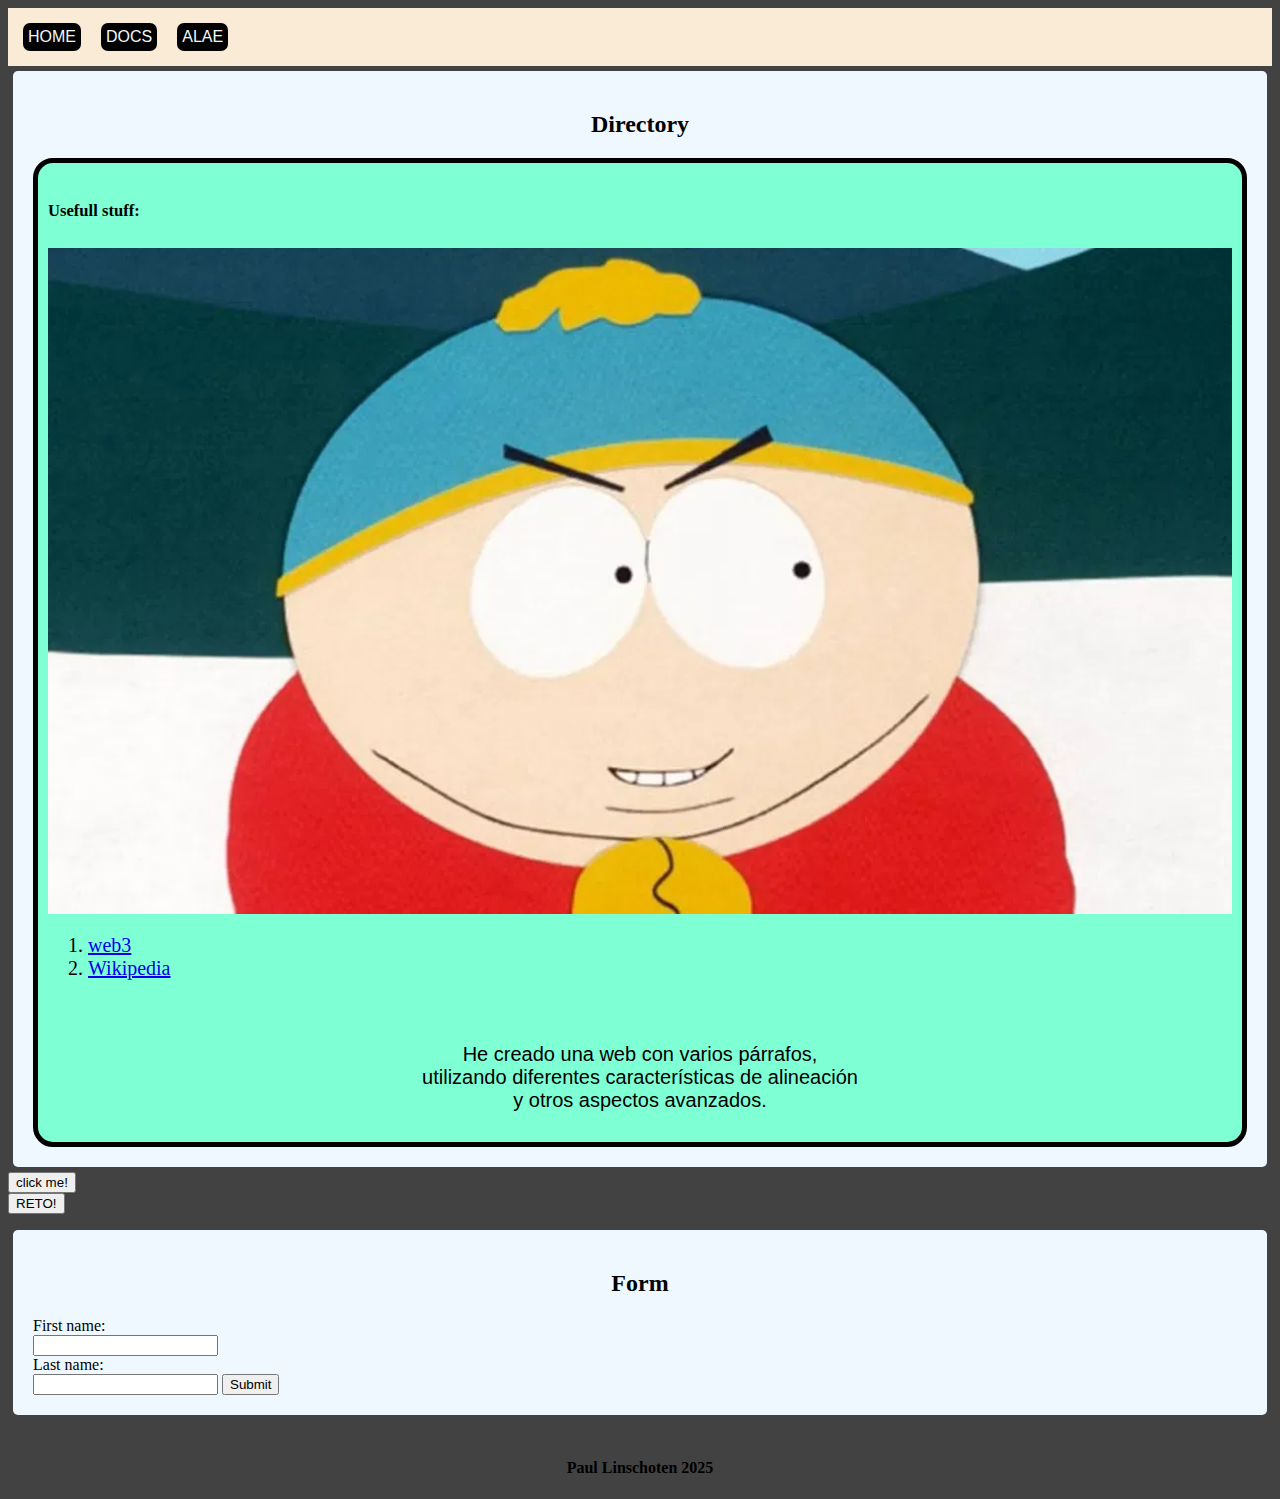
<file: frontend_3/index.html>
<!DOCTYPE html>
<head>

</head>
<body>
	<header>
		<link rel="stylesheet" href="css/index_styles.css">
		<meta lang="ES" charset="UTF-8"/>
		<meta name="viewport" content="width=device-width, initial-scale=1.0"/>
	</header>
	<nav class="nav-menu">
		<ul>
			<li><a href="index.html">HOME</a></li>
			<li><a href="docs.html" target="_blank">DOCS</a></li>
			<li><a href="">ALAE</a></li>
		</ul>
	</nav>
	<main>
		<section class="section">
			<h2 style="text-align: center;">Directory</h2>
			<div class="container">
				<h5>Usefull stuff: </h5>
				<img src="misc/image.png">
				<ol>
					<li><a href="https://web3.org/" target="_blank">web3</a></li>
					<li><a href="https://www.wikipedia.org/" target="_blank">Wikipedia</a></li>
				</ol>
				<br>
				<p style="align-items: center;">
					He creado una web con varios párrafos, <br>
					utilizando diferentes características de alineación <br>
					y otros aspectos avanzados.
				</p>
			</div>
		</section>
		<button id="greet-button">click me!</button>
		<br>
		<button id="reto">RETO!</button>
		<p id="reto-display"></p>
		<section class="section">
			<h2 style="text-align: center;">Form</h2>
			<form id="form-name">
				<label for="fname">First name:</label><br>
				<input type="text" id="fname" name="fname"><br>
				<label for="lname">Last name:</label><br>
				<input type="text" id="lname" name="lname">
				<input type="submit" value="Submit">
			</form>
		</section>
		<br>
		<script src="js/form.js"></script>
		<script src="js/index.js"></script>
		<script src="js/reto.js"></script>
		
	</main>
	<footer>
		<h4 style="alignment-baseline: center;"><strong>Paul Linschoten 2025</strong></h4>
	</footer>
</body>
</file>
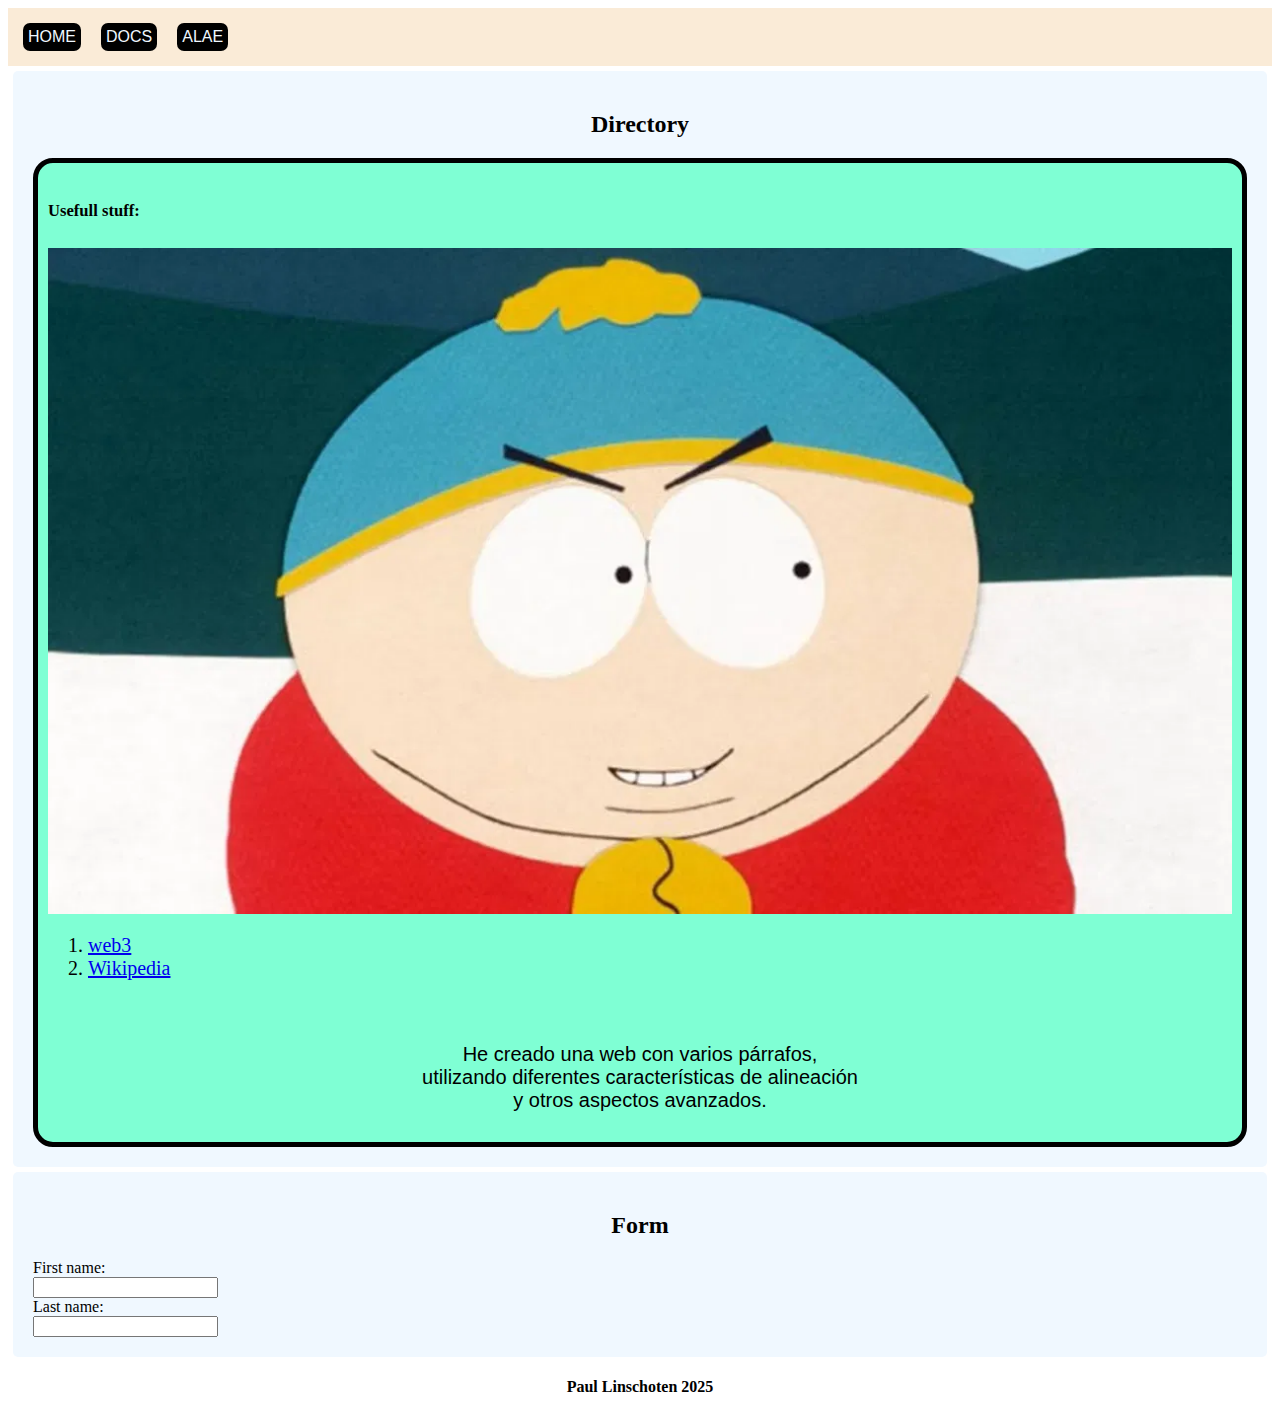
<file: html/index.html>
<!DOCTYPE html>
<head>

</head>
<body>
	<header>
		<link rel="stylesheet" href="css/index_styles.css">
		<meta lang="ES" charset="UTF-8"/>
		<meta name="viewport" content="width=device-width, initial-scale=1.0"/>
	</header>
	<nav class="nav-menu">
		<ul>
			<li><a href="index.html">HOME</a></li>
			<li><a href="docs.html" target="_blank">DOCS</a></li>
			<li><a href="">ALAE</a></li>
		</ul>
	</nav>
	<main>
		<section class="section">
			<h2 style="text-align: center;">Directory</h2>
			<div class="container">
				<h5>Usefull stuff: </h5>
				<img src="misc/image.png">
				<ol>
					<li><a href="https://web3.org/" target="_blank">web3</a></li>
					<li><a href="https://www.wikipedia.org/" target="_blank">Wikipedia</a></li>
				</ol>
				<br>
				<p style="align-items: center;">
					He creado una web con varios párrafos, <br>
					utilizando diferentes características de alineación <br>
					y otros aspectos avanzados.
				</p>
			</div>
		</section>
		<section class="section">
			<h2 style="text-align: center;">Form</h2>
			<form class="form-name">
				<label for="fname">First name:</label><br>
				<input type="text" id="fname" name="fname"><br>
				<label for="lname">Last name:</label><br>
				<input type="text" id="lname" name="lname">
			</form>
		</section>
	</main>
	<footer>
		<h4 style="alignment-baseline: center;"><strong>Paul Linschoten 2025</strong></h4>
	</footer>
</body>
</file>
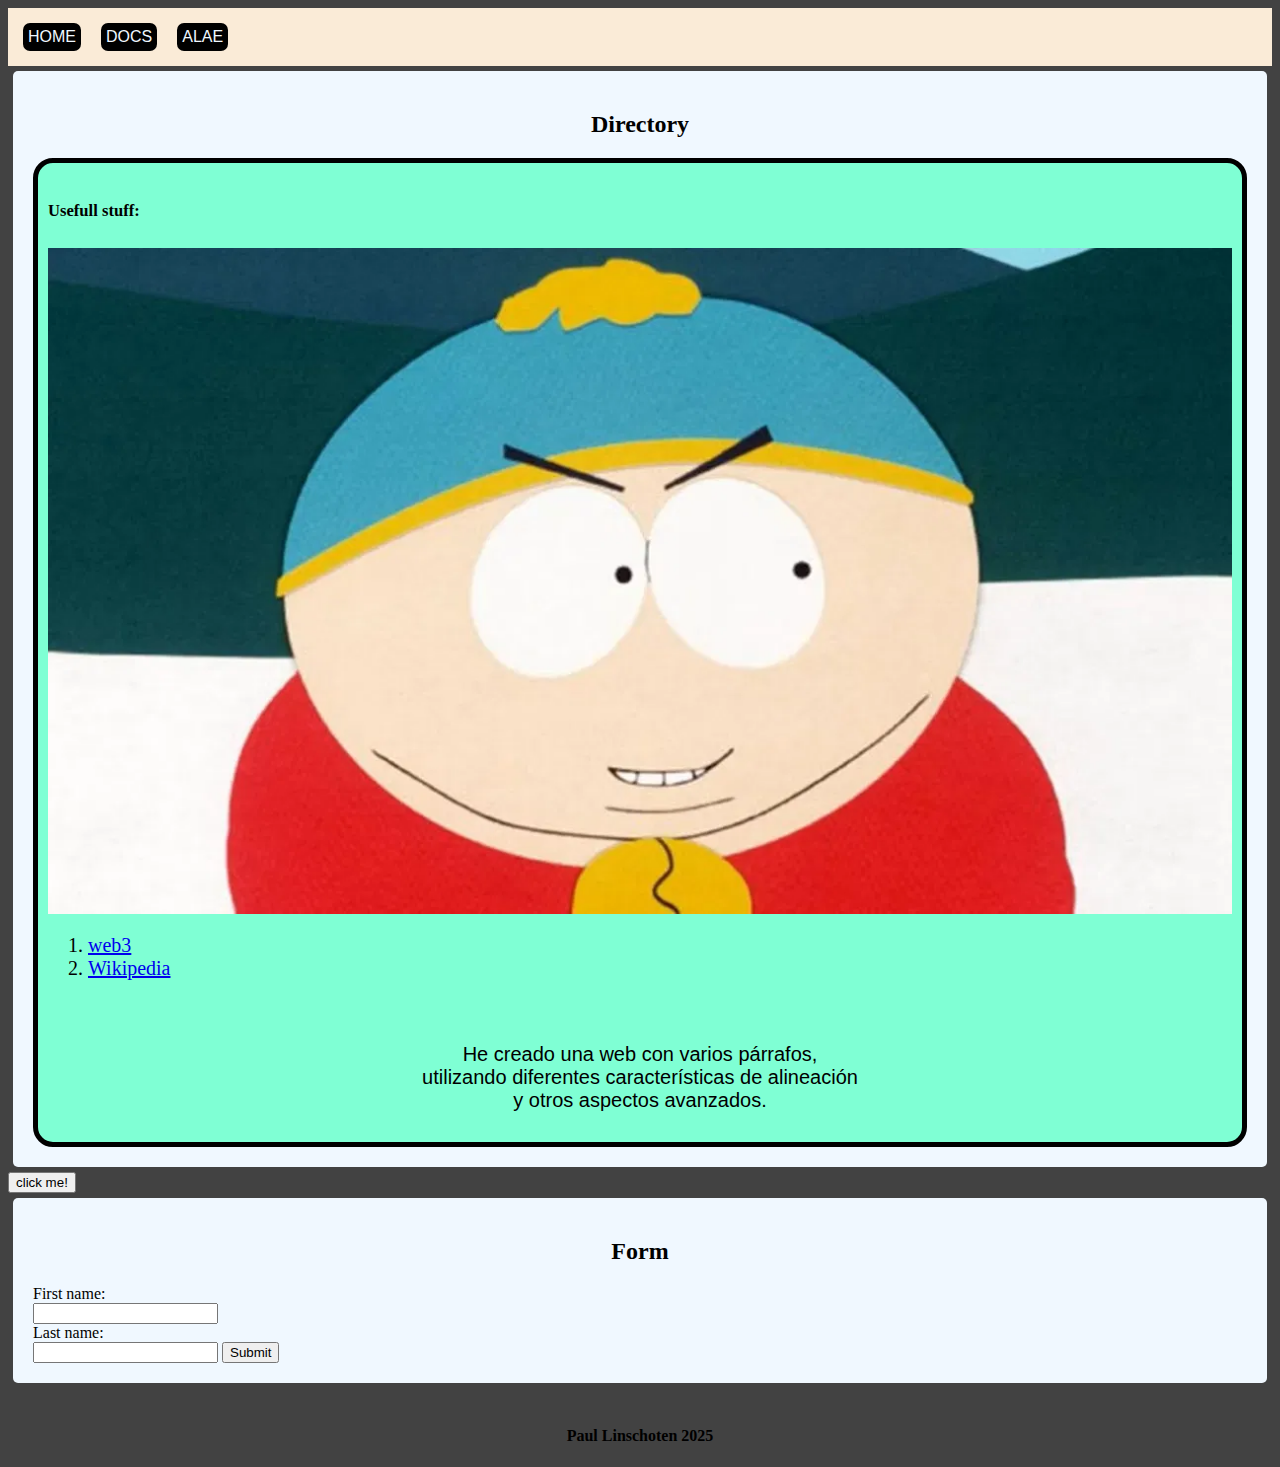
<file: web/index.html>
<!DOCTYPE html>
<head>

</head>
<body>
	<header>
		<link rel="stylesheet" href="css/index_styles.css">
		<meta lang="ES" charset="UTF-8"/>
		<meta name="viewport" content="width=device-width, initial-scale=1.0"/>
	</header>
	<nav class="nav-menu">
		<ul>
			<li><a href="index.html">HOME</a></li>
			<li><a href="docs.html" target="_blank">DOCS</a></li>
			<li><a href="">ALAE</a></li>
		</ul>
	</nav>
	<main>
		<section class="section">
			<h2 style="text-align: center;">Directory</h2>
			<div class="container">
				<h5>Usefull stuff: </h5>
				<img src="misc/image.png">
				<ol>
					<li><a href="https://web3.org/" target="_blank">web3</a></li>
					<li><a href="https://www.wikipedia.org/" target="_blank">Wikipedia</a></li>
				</ol>
				<br>
				<p style="align-items: center;">
					He creado una web con varios párrafos, <br>
					utilizando diferentes características de alineación <br>
					y otros aspectos avanzados.
				</p>
			</div>
		</section>
		<button id="greet-button">click me!</button>
		<section class="section">
			<h2 style="text-align: center;">Form</h2>
			<form id="form-name">
				<label for="fname">First name:</label><br>
				<input type="text" id="fname" name="fname"><br>
				<label for="lname">Last name:</label><br>
				<input type="text" id="lname" name="lname">
				<input type="submit" value="Submit">
			</form>
		</section>
		<br>
		<script src="js/form.js"></script>
		<script src="js/index.js"></script>
		
	</main>
	<footer>
		<h4 style="alignment-baseline: center;"><strong>Paul Linschoten 2025</strong></h4>
	</footer>
</body>
</file>
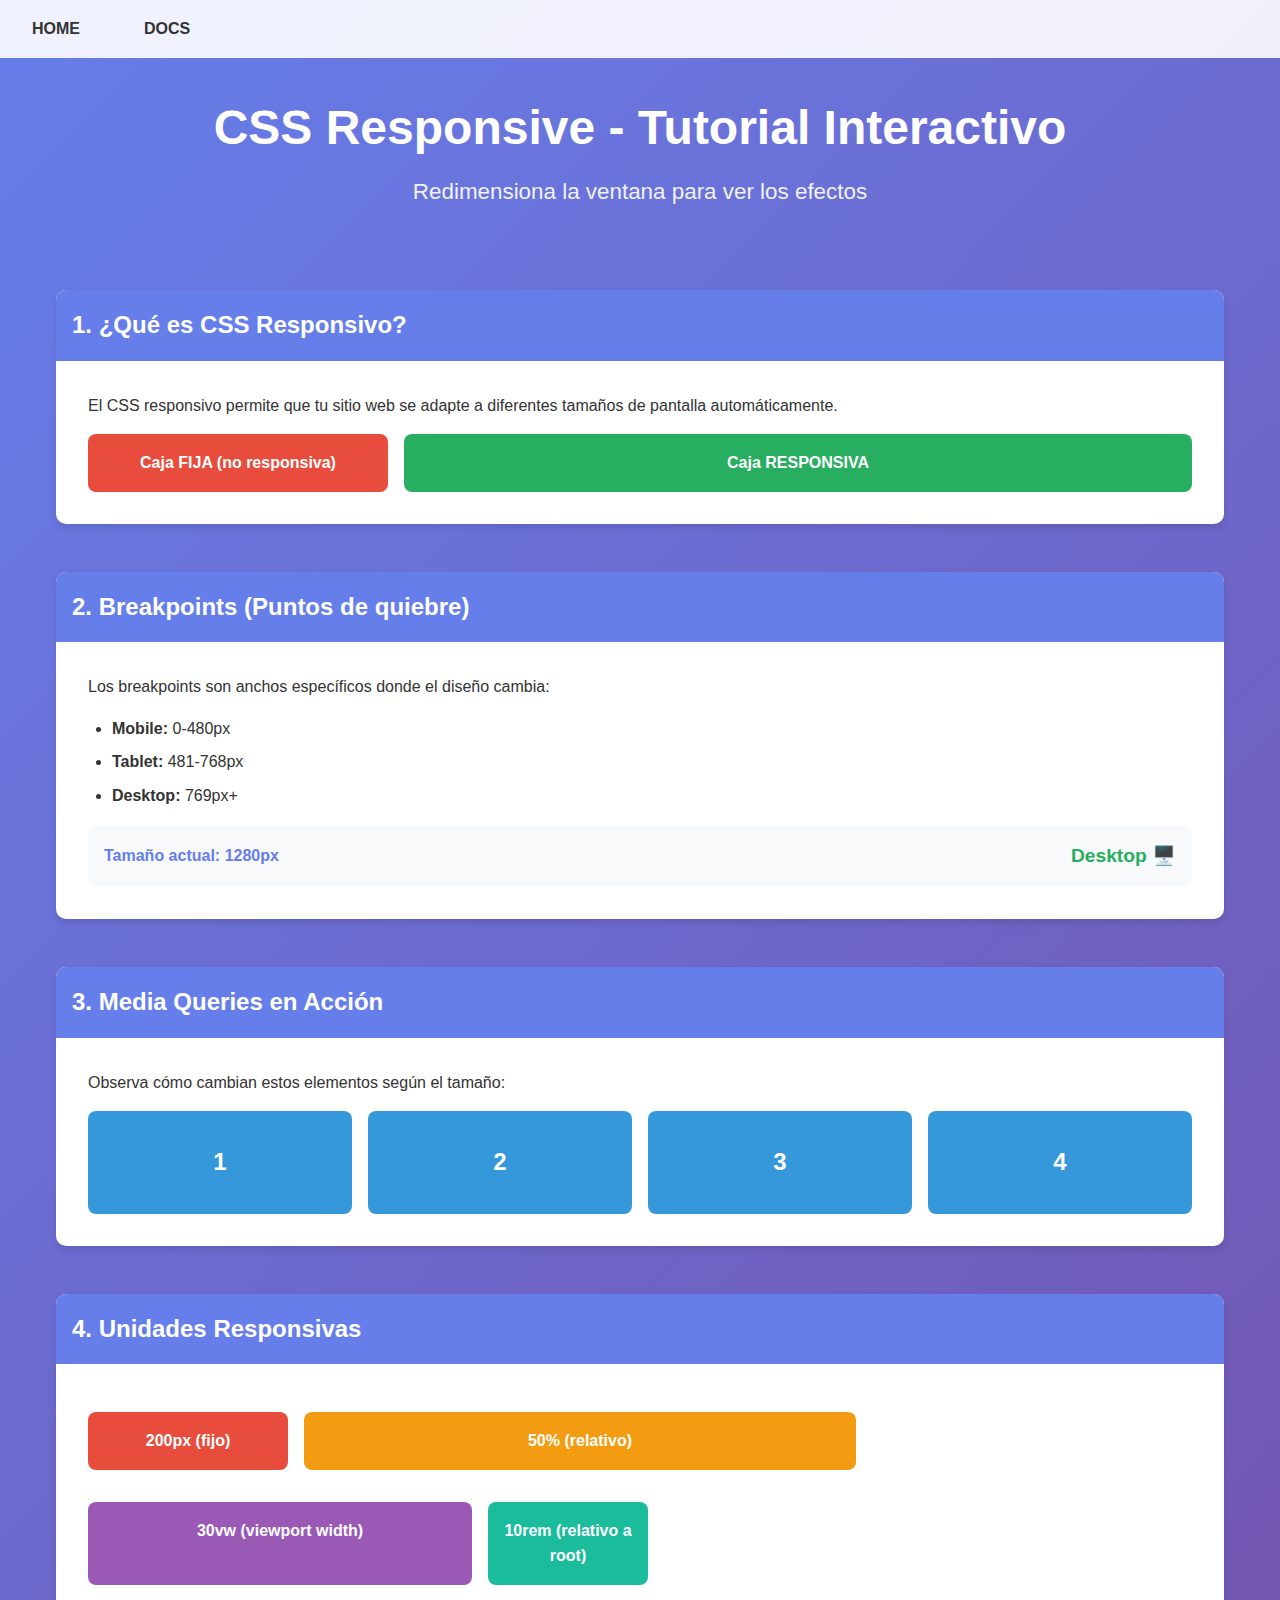
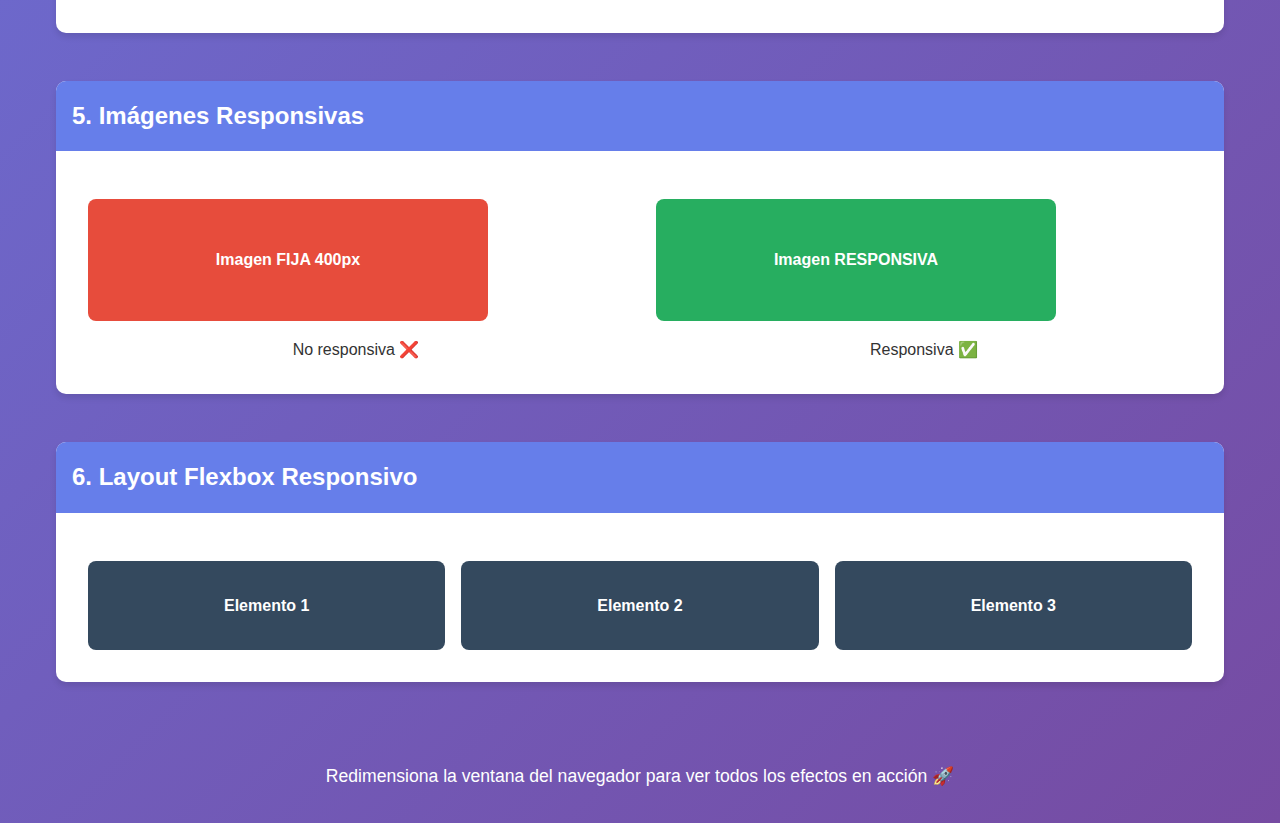
<file: frontend_3/docs.html>
<!DOCTYPE html>
<html lang="es">
<head>
	<meta charset="UTF-8">
	<meta name="viewport" content="width=device-width, initial-scale=1.0">
	<title>CSS Responsive - Tutorial Interactivo</title>
	<link rel="stylesheet" href="css/responsive.css">
</head>
<body>
	<nav class="nav-menu">
		<ul>
			<li class="nav-item"><a href="index.html">HOME</a></li>
			<li class="nav-item"><a href="">DOCS</a></li>
		</ul>
	</nav>
	
	<header class="header">
		<h1>CSS Responsive - Tutorial Interactivo</h1>
		<p class="subtitle">Redimensiona la ventana para ver los efectos</p>
	</header>

	<main class="main-content">
		<!-- Sección 1: Conceptos básicos -->
		<section class="demo-section">
			<h2>1. ¿Qué es CSS Responsivo?</h2>
			<div class="concept-box">
				<p>El CSS responsivo permite que tu sitio web se adapte a diferentes tamaños de pantalla automáticamente.</p>
				<div class="responsive-demo">
					<div class="box fixed">Caja FIJA (no responsiva)</div>
					<div class="box responsive">Caja RESPONSIVA</div>
				</div>
			</div>
		</section>

		<!-- Sección 2: Breakpoints -->
		<section class="demo-section">
			<h2>2. Breakpoints (Puntos de quiebre)</h2>
			<div class="concept-box">
				<p>Los breakpoints son anchos específicos donde el diseño cambia:</p>
				<ul class="breakpoint-list">
					<li><strong>Mobile:</strong> 0-480px</li>
					<li><strong>Tablet:</strong> 481-768px</li>
					<li><strong>Desktop:</strong> 769px+</li>
				</ul>
				<div class="breakpoint-indicator">
					<span class="current-size">Tamaño actual: <span id="screen-width"></span>px</span>
					<span class="device-type" id="device-type">Desktop</span>
				</div>
			</div>
		</section>

		<!-- Sección 3: Media Queries -->
		<section class="demo-section">
			<h2>3. Media Queries en Acción</h2>
			<div class="concept-box">
				<p>Observa cómo cambian estos elementos según el tamaño:</p>
				<div class="grid-demo">
					<div class="grid-item">1</div>
					<div class="grid-item">2</div>
					<div class="grid-item">3</div>
					<div class="grid-item">4</div>
				</div>
			</div>
		</section>

		<!-- Sección 4: Unidades Responsivas -->
		<section class="demo-section">
			<h2>4. Unidades Responsivas</h2>
			<div class="concept-box">
				<div class="units-demo">
					<div class="unit-box px">200px (fijo)</div>
					<div class="unit-box percent">50% (relativo)</div>
					<div class="unit-box vw">30vw (viewport width)</div>
					<div class="unit-box rem">10rem (relativo a root)</div>
				</div>
			</div>
		</section>

		<!-- Sección 5: Imágenes Responsivas -->
		<section class="demo-section">
			<h2>5. Imágenes Responsivas</h2>
			<div class="concept-box">
				<div class="image-demo">
					<div class="image-container">
						<div class="fake-image fixed-image">Imagen FIJA 400px</div>
						<p>No responsiva ❌</p>
					</div>
					<div class="image-container">
						<div class="fake-image responsive-image">Imagen RESPONSIVA</div>
						<p>Responsiva ✅</p>
					</div>
				</div>
			</div>
		</section>

		<!-- Sección 6: Layout Flexbox Responsivo -->
		<section class="demo-section">
			<h2>6. Layout Flexbox Responsivo</h2>
			<div class="concept-box">
				<div class="flex-demo">
					<div class="flex-item">Elemento 1</div>
					<div class="flex-item">Elemento 2</div>
					<div class="flex-item">Elemento 3</div>
				</div>
			</div>
		</section>
	</main>

	<footer class="footer">
		<p>Redimensiona la ventana del navegador para ver todos los efectos en acción 🚀</p>
	</footer>

	<script>
		// Script para mostrar el ancho actual de la pantalla
		function updateScreenInfo() {
			const width = window.innerWidth;
			document.getElementById('screen-width').textContent = width;
			
			let deviceType = '';
			if (width <= 480) {
				deviceType = 'Mobile 📱';
			} else if (width <= 768) {
				deviceType = 'Tablet 📋';
			} else {
				deviceType = 'Desktop 🖥️';
			}
			document.getElementById('device-type').textContent = deviceType;
		}

		window.addEventListener('resize', updateScreenInfo);
		updateScreenInfo(); // Llamar al cargar la página
	</script>
</body>
</html>
</file>
<file: frontend_3/css/index_styles.css>
a:hover{
	color: red;
}

p {
	font-family: 'Lucida Sans', 'Lucida Sans Regular', 'Lucida Grande', 'Lucida Sans Unicode', Geneva, Verdana, sans-serif;
	text-align: center;
	alignment-baseline: central;
	color: black;
}

img {
	max-width: 100%;
	height: auto;
	display: block;
	margin: 0 auto;
}

p:hover {
	background-color: violet;
}

.nav-menu {
	padding: 10px;
	color: black;
	background-color: antiquewhite;
}

.nav-menu ul {
	display: flex;
	list-style-type: none;
	margin: 0;
	padding: 5px;
}

.nav-menu li {
	list-style-type: none;
	padding: 5px;
	margin-right: 20px;
	color: white;
	background-color: black;
	border-radius: 7px;
}

.nav-menu a {
	font-family: sans-serif;
	color: aliceblue;
	text-decoration: none;
}

.section {
	margin: 5px;
	border-radius: 5px;
	padding: 20px;
	background-color: aliceblue;
}

.container {
	padding: 10px;
	border-style: solid;
	border-color: black;
	border-width: 5px;
	background-color: aquamarine;
	border-radius: 20px;
	font-size: 20px;
}

.form-name{
	
}

footer {
	text-align: center;

}
</file>
<file: html/css/index_styles.css>
a:hover{
	color: red;
}

p {
	font-family: 'Lucida Sans', 'Lucida Sans Regular', 'Lucida Grande', 'Lucida Sans Unicode', Geneva, Verdana, sans-serif;
	text-align: center;
	alignment-baseline: central;
	color: black;
}

img {
	max-width: 100%;
	height: auto;
	display: block;
	margin: 0 auto;
}

p:hover {
	background-color: violet;
}

.nav-menu {
	padding: 10px;
	color: black;
	background-color: antiquewhite;
}

.nav-menu ul {
	display: flex;
	list-style-type: none;
	margin: 0;
	padding: 5px;
}

.nav-menu li {
	list-style-type: none;
	padding: 5px;
	margin-right: 20px;
	color: white;
	background-color: black;
	border-radius: 7px;
}

.nav-menu a {
	font-family: sans-serif;
	color: aliceblue;
	text-decoration: none;
}

.section {
	margin: 5px;
	border-radius: 5px;
	padding: 20px;
	background-color: aliceblue;
}

.container {
	padding: 10px;
	border-style: solid;
	border-color: black;
	border-width: 5px;
	background-color: aquamarine;
	border-radius: 20px;
	font-size: 20px;
}

.form-name{
	
}

footer {
	text-align: center;

}
</file>
<file: web/css/index_styles.css>
a:hover{
	color: red;
}

p {
	font-family: 'Lucida Sans', 'Lucida Sans Regular', 'Lucida Grande', 'Lucida Sans Unicode', Geneva, Verdana, sans-serif;
	text-align: center;
	alignment-baseline: central;
	color: black;
}

img {
	max-width: 100%;
	height: auto;
	display: block;
	margin: 0 auto;
}

p:hover {
	background-color: violet;
}

.nav-menu {
	padding: 10px;
	color: black;
	background-color: antiquewhite;
}

.nav-menu ul {
	display: flex;
	list-style-type: none;
	margin: 0;
	padding: 5px;
}

.nav-menu li {
	list-style-type: none;
	padding: 5px;
	margin-right: 20px;
	color: white;
	background-color: black;
	border-radius: 7px;
}

.nav-menu a {
	font-family: sans-serif;
	color: aliceblue;
	text-decoration: none;
}

.section {
	margin: 5px;
	border-radius: 5px;
	padding: 20px;
	background-color: aliceblue;
}

.container {
	padding: 10px;
	border-style: solid;
	border-color: black;
	border-width: 5px;
	background-color: aquamarine;
	border-radius: 20px;
	font-size: 20px;
}

.form-name{
	
}

footer {
	text-align: center;

}
</file>
<file: frontend_3/css/responsive.css>
/* =================================
   CSS RESPONSIVE - TUTORIAL INTERACTIVO
   ================================= */

/* Reset básico */
* {
	margin: 0;
	padding: 0;
	box-sizing: border-box;
}

body {
	font-family: Arial, sans-serif;
	line-height: 1.6;
	color: #333;
	background: linear-gradient(135deg, #667eea 0%, #764ba2 100%);
	min-height: 100vh;
}

/* =================================
   NAVEGACIÓN RESPONSIVA
   ================================= */
.nav-menu ul {
	display: flex;
	list-style: none;
	background: rgba(255, 255, 255, 0.9);
	padding: 1rem;
	margin: 0;
}

.nav-item {
	margin-right: 2rem;
}

.nav-item a {
	text-decoration: none;
	color: #333;
	font-weight: bold;
	padding: 0.5rem 1rem;
	border-radius: 5px;
	transition: all 0.3s ease;
}

.nav-item a:hover {
	background: #667eea;
	color: white;
}

/* =================================
   HEADER
   ================================= */
.header {
	text-align: center;
	padding: 2rem;
	color: white;
}

.header h1 {
	font-size: 2.5rem;
	margin-bottom: 0.5rem;
}

.subtitle {
	font-size: 1.2rem;
	opacity: 0.9;
}

/* =================================
   CONTENIDO PRINCIPAL
   ================================= */
.main-content {
	max-width: 1200px;
	margin: 0 auto;
	padding: 0 1rem;
}

.demo-section {
	background: white;
	margin: 2rem 0;
	border-radius: 10px;
	box-shadow: 0 4px 6px rgba(0, 0, 0, 0.1);
	overflow: hidden;
}

.demo-section h2 {
	background: #667eea;
	color: white;
	padding: 1rem;
	margin: 0;
}

.concept-box {
	padding: 1.5rem;
}

/* =================================
   DEMOSTRACIÓN 1: CAJAS RESPONSIVAS
   ================================= */
.responsive-demo {
	display: flex;
	gap: 1rem;
	margin-top: 1rem;
}

.box {
	padding: 1rem;
	text-align: center;
	border-radius: 8px;
	font-weight: bold;
	color: white;
}

.box.fixed {
	width: 300px;
	background: #e74c3c;
}

.box.responsive {
	flex: 1;
	background: #27ae60;
}

/* =================================
   DEMOSTRACIÓN 2: INDICADOR DE BREAKPOINTS
   ================================= */
.breakpoint-list {
	margin: 1rem 0;
	padding-left: 1.5rem;
}

.breakpoint-list li {
	margin: 0.5rem 0;
}

.breakpoint-indicator {
	display: flex;
	justify-content: space-between;
	align-items: center;
	background: #f8f9fa;
	padding: 1rem;
	border-radius: 8px;
	margin-top: 1rem;
}

.current-size {
	font-weight: bold;
	color: #667eea;
}

.device-type {
	font-size: 1.2rem;
	font-weight: bold;
	color: #27ae60;
}

/* =================================
   DEMOSTRACIÓN 3: GRID RESPONSIVO
   ================================= */
.grid-demo {
	display: grid;
	grid-template-columns: repeat(4, 1fr);
	gap: 1rem;
	margin-top: 1rem;
}

.grid-item {
	background: #3498db;
	color: white;
	padding: 2rem;
	text-align: center;
	border-radius: 8px;
	font-size: 1.5rem;
	font-weight: bold;
}

/* =================================
   DEMOSTRACIÓN 4: UNIDADES
   ================================= */
.units-demo {
	display: flex;
	flex-wrap: wrap;
	gap: 1rem;
	margin-top: 1rem;
}

.unit-box {
	padding: 1rem;
	text-align: center;
	border-radius: 8px;
	color: white;
	font-weight: bold;
	margin-bottom: 1rem;
}

.unit-box.px {
	width: 200px;
	background: #e74c3c;
}

.unit-box.percent {
	width: 50%;
	background: #f39c12;
}

.unit-box.vw {
	width: 30vw;
	background: #9b59b6;
}

.unit-box.rem {
	width: 10rem;
	background: #1abc9c;
}

/* =================================
   DEMOSTRACIÓN 5: IMÁGENES
   ================================= */
.image-demo {
	display: flex;
	gap: 2rem;
	margin-top: 1rem;
}

.image-container {
	flex: 1;
	text-align: center;
}

.fake-image {
	padding: 3rem 1rem;
	color: white;
	font-weight: bold;
	border-radius: 8px;
	margin-bottom: 1rem;
}

.fixed-image {
	width: 400px;
	background: #e74c3c;
}

.responsive-image {
	width: 100%;
	max-width: 400px;
	background: #27ae60;
}

/* =================================
   DEMOSTRACIÓN 6: FLEXBOX
   ================================= */
.flex-demo {
	display: flex;
	gap: 1rem;
	margin-top: 1rem;
}

.flex-item {
	flex: 1;
	background: #34495e;
	color: white;
	padding: 2rem;
	text-align: center;
	border-radius: 8px;
	font-weight: bold;
}

/* =================================
   FOOTER
   ================================= */
.footer {
	text-align: center;
	padding: 2rem;
	color: white;
	font-size: 1.1rem;
}

/* =================================
   MEDIA QUERIES - TABLET (768px y menos)
   ================================= */
@media screen and (max-width: 768px) {
	.header h1 {
		font-size: 2rem;
	}
	
	.subtitle {
		font-size: 1rem;
	}
	
	/* Navegación se vuelve vertical */
	.nav-menu ul {
		flex-direction: column;
		align-items: center;
	}
	
	.nav-item {
		margin: 0.5rem 0;
	}
	
	/* Grid se convierte en 2 columnas */
	.grid-demo {
		grid-template-columns: repeat(2, 1fr);
	}
	
	/* Unidades se apilan */
	.units-demo {
		flex-direction: column;
	}
	
	.unit-box.percent {
		width: 100%;
	}
	
	/* Imágenes se apilan */
	.image-demo {
		flex-direction: column;
	}
	
	/* Flexbox se apila */
	.flex-demo {
		flex-direction: column;
	}
	
	/* Cajas responsivas se apilan */
	.responsive-demo {
		flex-direction: column;
	}
	
	.box.fixed {
		width: 100%;
	}
}

/* =================================
   MEDIA QUERIES - MOBILE (480px y menos)
   ================================= */
@media screen and (max-width: 480px) {
	.header {
		padding: 1rem;
	}
	
	.header h1 {
		font-size: 1.5rem;
	}
	
	.subtitle {
		font-size: 0.9rem;
	}
	
	.main-content {
		padding: 0 0.5rem;
	}
	
	.demo-section {
		margin: 1rem 0;
	}
	
	.concept-box {
		padding: 1rem;
	}
	
	/* Grid se convierte en 1 columna */
	.grid-demo {
		grid-template-columns: 1fr;
	}
	
	/* Navegación más compacta */
	.nav-menu ul {
		padding: 0.5rem;
	}
	
	.nav-item a {
		padding: 0.3rem 0.8rem;
		font-size: 0.9rem;
	}
	
	/* Breakpoint indicator se apila */
	.breakpoint-indicator {
		flex-direction: column;
		text-align: center;
		gap: 0.5rem;
	}
	
	/* Elementos flex más pequeños */
	.flex-item {
		padding: 1rem;
	}
	
	.grid-item {
		padding: 1.5rem;
	}
	
	.fake-image {
		padding: 2rem 1rem;
	}
}

/* =================================
   MEDIA QUERIES - DESKTOP LARGE (1200px+)
   ================================= */
@media screen and (min-width: 1200px) {
	.header h1 {
		font-size: 3rem;
	}
	
	.subtitle {
		font-size: 1.4rem;
	}
	
	.demo-section {
		margin: 3rem 0;
	}
	
	.concept-box {
		padding: 2rem;
	}
}

/* =================================
   ANIMACIONES PARA TRANSICIONES
   ================================= */
.grid-item,
.flex-item,
.box,
.fake-image,
.unit-box {
	transition: all 0.3s ease;
}

/* Efectos hover para interactividad */
.grid-item:hover {
	transform: scale(1.05);
	box-shadow: 0 4px 8px rgba(0, 0, 0, 0.2);
}

.flex-item:hover {
	transform: translateY(-5px);
	box-shadow: 0 6px 12px rgba(0, 0, 0, 0.2);
}

.box:hover {
	transform: scale(1.02);
}
</file>
